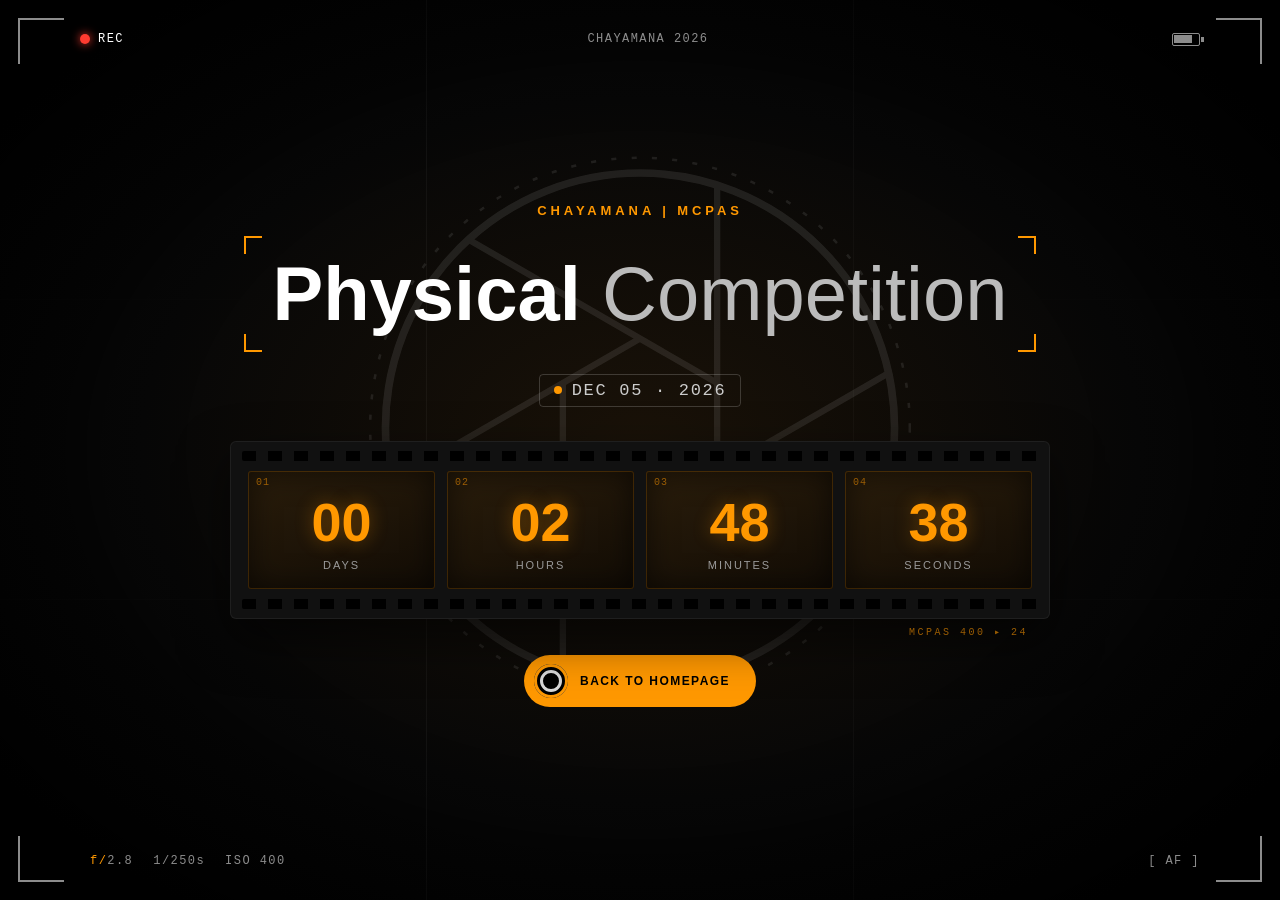
<file: physical-competition.html>
<!DOCTYPE html>
<html lang="en">
<head>
  <meta charset="UTF-8">
  <meta name="viewport" content="width=device-width, initial-scale=1">
  <meta name="theme-color" content="#000000">
  <meta name="description" content="CHAYAMANA 2026 Physical Competition by MCPAS – Mahanama College Photographic Art Society. Countdown to December 5, 2026.">
  <link rel="icon" type="image/png" href="Pics/IMG_8922.PNG">
  <title>Physical Competition Countdown | CHAYAMANA 2026 | MCPAS</title>
  <style>
    :root {
      --accent: #ff9800;
      --accent-soft: rgba(255, 152, 0, .35);
      --text: #fff;
      --muted: #9a9a9a;
      --line: rgba(255, 255, 255, .55);
      --mono: "Courier New", ui-monospace, monospace;
    }

    * { box-sizing: border-box; }

    body {
      min-height: 100vh;
      margin: 0;
      padding: 28px 18px;
      display: grid;
      place-items: center;
      overflow-x: hidden;
      background: radial-gradient(ellipse at center, #1a1208 0%, #070707 55%, #000 100%);
      color: var(--text);
      font-family: Arial, sans-serif;
      text-align: center;
    }

    /* Rule-of-thirds grid */
    body::before {
      position: fixed;
      inset: 0;
      z-index: 0;
      background:
        linear-gradient(to right, transparent calc(33.33% - .5px), rgba(255,255,255,.06) 33.33%, transparent calc(33.33% + .5px)),
        linear-gradient(to right, transparent calc(66.66% - .5px), rgba(255,255,255,.06) 66.66%, transparent calc(66.66% + .5px)),
        linear-gradient(to bottom, transparent calc(33.33% - .5px), rgba(255,255,255,.06) 33.33%, transparent calc(33.33% + .5px)),
        linear-gradient(to bottom, transparent calc(66.66% - .5px), rgba(255,255,255,.06) 66.66%, transparent calc(66.66% + .5px));
      content: "";
      pointer-events: none;
    }

    /* Vignette */
    body::after {
      position: fixed;
      inset: 0;
      z-index: 0;
      background: radial-gradient(ellipse at center, transparent 50%, rgba(0,0,0,.75) 100%);
      content: "";
      pointer-events: none;
    }

    /* ---------- Viewfinder frame ---------- */
    .viewfinder {
      position: fixed;
      inset: 18px;
      z-index: 2;
      pointer-events: none;
      font-family: var(--mono);
      font-size: 12px;
      letter-spacing: .12em;
      color: var(--line);
    }

    .corner {
      position: absolute;
      width: 46px;
      height: 46px;
      border-color: var(--line);
      border-style: solid;
      border-width: 0;
    }
    .corner.tl { top: 0; left: 0; border-top-width: 2px; border-left-width: 2px; }
    .corner.tr { top: 0; right: 0; border-top-width: 2px; border-right-width: 2px; }
    .corner.bl { bottom: 0; left: 0; border-bottom-width: 2px; border-left-width: 2px; }
    .corner.br { bottom: 0; right: 0; border-bottom-width: 2px; border-right-width: 2px; }

    .hud {
      position: absolute;
      left: 62px;
      right: 62px;
      display: flex;
      justify-content: space-between;
      align-items: center;
      gap: 12px;
    }
    .hud.top { top: 14px; }
    .hud.bottom { bottom: 14px; }

    .rec { display: inline-flex; align-items: center; gap: 8px; color: #fff; }
    .rec::before {
      width: 10px;
      height: 10px;
      border-radius: 50%;
      background: #ff3b30;
      box-shadow: 0 0 10px #ff3b30;
      content: "";
      animation: blink 1.2s steps(2, start) infinite;
    }

    .battery {
      position: relative;
      width: 28px;
      height: 13px;
      border: 1.5px solid var(--line);
      border-radius: 2px;
      padding: 1.5px;
    }
    .battery::before {
      display: block;
      width: 75%;
      height: 100%;
      background: var(--line);
      content: "";
    }
    .battery::after {
      position: absolute;
      top: 3px;
      right: -5px;
      width: 3px;
      height: 5px;
      background: var(--line);
      content: "";
    }

    .exposure span { margin: 0 10px; }
    .exposure b { color: var(--accent); font-weight: 400; }

    /* ---------- Main content ---------- */
    main {
      position: relative;
      z-index: 1;
      width: min(820px, 100%);
      padding: 70px 0 60px;
    }

    .aperture {
      position: absolute;
      top: 50%;
      left: 50%;
      z-index: -1;
      width: min(560px, 92vw);
      transform: translate(-50%, -54%);
      opacity: .09;
      animation: spin 60s linear infinite;
    }

    .eyebrow {
      margin: 0 0 18px;
      color: var(--accent);
      font-size: 13px;
      font-weight: 700;
      letter-spacing: .3em;
      text-transform: uppercase;
    }

    h1 {
      margin: 0;
      font-size: clamp(38px, 8vw, 76px);
      line-height: 1.05;
    }
    h1 span { color: #bbb; font-weight: 300; }

    .date {
      display: inline-flex;
      align-items: center;
      gap: 10px;
      margin: 22px 0 34px;
      padding: 6px 14px;
      border: 1px solid rgba(255,255,255,.18);
      border-radius: 4px;
      color: #ccc;
      font-family: var(--mono);
      font-size: clamp(14px, 2.6vw, 17px);
      letter-spacing: .1em;
    }
    .date::before {
      width: 8px;
      height: 8px;
      border-radius: 50%;
      background: var(--accent);
      content: "";
    }

    /* Focus square around title */
    .focus {
      position: relative;
      display: inline-block;
      padding: 18px 28px;
    }
    .focus i {
      position: absolute;
      width: 18px;
      height: 18px;
      border: 0 solid var(--accent);
      animation: focus 3s ease-in-out infinite;
    }
    .focus i:nth-child(1) { top: 0; left: 0; border-top-width: 2px; border-left-width: 2px; }
    .focus i:nth-child(2) { top: 0; right: 0; border-top-width: 2px; border-right-width: 2px; }
    .focus i:nth-child(3) { bottom: 0; left: 0; border-bottom-width: 2px; border-left-width: 2px; }
    .focus i:nth-child(4) { bottom: 0; right: 0; border-bottom-width: 2px; border-right-width: 2px; }

    /* ---------- Film strip countdown ---------- */
    .filmstrip {
      position: relative;
      margin: 0 auto 36px;
      padding: 30px 18px;
      background: #111;
      border-radius: 6px;
      box-shadow: 0 20px 50px rgba(0,0,0,.6), inset 0 0 0 1px rgba(255,255,255,.06);
    }

    /* Sprocket holes */
    .filmstrip::before,
    .filmstrip::after {
      position: absolute;
      left: 12px;
      right: 12px;
      height: 10px;
      background: repeating-linear-gradient(to right, #000 0 14px, transparent 14px 26px);
      border-radius: 2px;
      content: "";
    }
    .filmstrip::before { top: 10px; }
    .filmstrip::after { bottom: 10px; }

    .edge-text {
      position: absolute;
      bottom: -1px;
      right: 22px;
      transform: translateY(100%);
      padding-top: 6px;
      color: var(--accent);
      opacity: .6;
      font-family: var(--mono);
      font-size: 10px;
      letter-spacing: .25em;
    }

    .countdown {
      display: grid;
      grid-template-columns: repeat(4, minmax(0, 1fr));
      gap: 12px;
    }

    .unit {
      position: relative;
      padding: 24px 8px 18px;
      border-radius: 3px;
      background: linear-gradient(160deg, #2a1d0b 0%, #120c05 100%);
      box-shadow: inset 0 0 0 1px rgba(255,152,0,.18), inset 0 0 30px rgba(0,0,0,.6);
    }

    .frame-no {
      position: absolute;
      top: 6px;
      left: 8px;
      color: var(--accent);
      opacity: .55;
      font-family: var(--mono);
      font-size: 10px;
      letter-spacing: .1em;
    }

    .number {
      color: var(--accent);
      font-size: clamp(32px, 7vw, 54px);
      font-weight: 700;
      line-height: 1;
      font-variant-numeric: tabular-nums;
      text-shadow: 0 0 18px var(--accent-soft);
    }

    .label {
      margin-top: 10px;
      color: var(--muted);
      font-size: 11px;
      letter-spacing: .18em;
      text-transform: uppercase;
    }

    .finished {
      display: none;
      margin: 0 0 36px;
      color: var(--accent);
      font-size: clamp(22px, 5vw, 34px);
      font-weight: 700;
    }

    /* ---------- Shutter-button link ---------- */
    .back {
      display: inline-flex;
      min-height: 52px;
      align-items: center;
      justify-content: center;
      gap: 12px;
      padding: 0 26px 0 10px;
      border-radius: 999px;
      background: var(--accent);
      color: #000;
      font-size: 12px;
      font-weight: 700;
      letter-spacing: .12em;
      text-decoration: none;
      text-transform: uppercase;
      transition: background .2s, transform .1s;
    }
    .back::before {
      width: 34px;
      height: 34px;
      border-radius: 50%;
      background: #000;
      box-shadow: inset 0 0 0 3px var(--accent), inset 0 0 0 6px #000, inset 0 0 0 9px rgba(255,255,255,.85);
      content: "";
    }
    .back:hover,
    .back:focus-visible { background: #ffb13b; }
    .back:active { transform: scale(.97); }

    /* ---------- Shutter opening on load ---------- */
    .shutter {
      position: fixed;
      left: 0;
      right: 0;
      z-index: 10;
      height: 50vh;
      background: #000;
      pointer-events: none;
      animation: open .9s cubic-bezier(.7,0,.3,1) .35s forwards;
    }
    .shutter.top { top: 0; border-bottom: 1px solid #222; }
    .shutter.bottom { bottom: 0; border-top: 1px solid #222; animation-name: open-down; }

    .flash {
      position: fixed;
      inset: 0;
      z-index: 9;
      background: #fff;
      opacity: 0;
      pointer-events: none;
      animation: flash .6s ease-out .45s;
    }

    @keyframes open { to { transform: translateY(-100%); } }
    @keyframes open-down { to { transform: translateY(100%); } }
    @keyframes flash { 0% { opacity: .55; } 100% { opacity: 0; } }
    @keyframes spin { to { transform: translate(-50%, -54%) rotate(360deg); } }
    @keyframes blink { to { visibility: hidden; } }
    @keyframes focus {
      0%, 100% { transform: scale(1); opacity: 1; }
      50% { transform: scale(1.25); opacity: .5; }
    }

    @media (max-width: 600px) {
      .viewfinder { inset: 10px; font-size: 10px; }
      .corner { width: 30px; height: 30px; }
      .hud { left: 40px; right: 40px; }
      .exposure span { margin: 0 4px; }
      .exposure .hide-sm { display: none; }
      .countdown { grid-template-columns: repeat(2, minmax(0, 1fr)); gap: 10px; }
      .unit { padding: 22px 8px 16px; }
      .focus { padding: 14px 18px; }
    }

    @media (prefers-reduced-motion: reduce) {
      .aperture, .rec::before, .focus i { animation: none; }
      .shutter, .flash { display: none; }
    }
  </style>
</head>
<body>
  <!-- Shutter + flash intro -->
  <div class="shutter top" aria-hidden="true"></div>
  <div class="shutter bottom" aria-hidden="true"></div>
  <div class="flash" aria-hidden="true"></div>

  <!-- Camera viewfinder overlay -->
  <div class="viewfinder" aria-hidden="true">
    <span class="corner tl"></span><span class="corner tr"></span>
    <span class="corner bl"></span><span class="corner br"></span>
    <div class="hud top">
      <span class="rec">REC</span>
      <span>CHAYAMANA 2026</span>
      <span class="battery"></span>
    </div>
    <div class="hud bottom">
      <span class="exposure"><span><b>f/</b>2.8</span><span>1/250s</span><span class="hide-sm">ISO 400</span></span>
      <span>[ AF ]</span>
    </div>
  </div>

  <main>
    <!-- Aperture blades -->
    <svg class="aperture" viewBox="-110 -110 220 220" aria-hidden="true">
      <circle r="100" fill="none" stroke="#fff" stroke-width="3"/>
      <circle r="106" fill="none" stroke="#fff" stroke-width="1" stroke-dasharray="2 6"/>
      <g stroke="#fff" stroke-width="2.5" fill="none">
        <line x1="-67.4" y1="-73.9" x2="30.3" y2="-17.5"/>
        <line x1="-67.4" y1="-73.9" x2="30.3" y2="-17.5" transform="rotate(60)"/>
        <line x1="-67.4" y1="-73.9" x2="30.3" y2="-17.5" transform="rotate(120)"/>
        <line x1="-67.4" y1="-73.9" x2="30.3" y2="-17.5" transform="rotate(180)"/>
        <line x1="-67.4" y1="-73.9" x2="30.3" y2="-17.5" transform="rotate(240)"/>
        <line x1="-67.4" y1="-73.9" x2="30.3" y2="-17.5" transform="rotate(300)"/>
      </g>
    </svg>

    <p class="eyebrow">CHAYAMANA | MCPAS</p>

    <div class="focus">
      <i></i><i></i><i></i><i></i>
      <h1>Physical <span>Competition</span></h1>
    </div>

    <br>
    <p class="date">DEC 05 · 2026</p>

    <div class="filmstrip">
      <div class="countdown" id="countdown" aria-label="Time remaining until the physical competition">
        <div class="unit"><span class="frame-no">01</span><div class="number" id="days">00</div><div class="label">Days</div></div>
        <div class="unit"><span class="frame-no">02</span><div class="number" id="hours">00</div><div class="label">Hours</div></div>
        <div class="unit"><span class="frame-no">03</span><div class="number" id="minutes">00</div><div class="label">Minutes</div></div>
        <div class="unit"><span class="frame-no">04</span><div class="number" id="seconds">00</div><div class="label">Seconds</div></div>
      </div>
      <p class="finished" id="finished" role="status">Lights. Camera. Capture! The competition day is here.</p>
      <span class="edge-text">MCPAS 400 ▸ 24</span>
    </div>

    <a class="back" href="index.html">Back to homepage</a>
  </main>

  <script>
    var competitionDate = new Date(2026, 11, 5, 0, 0, 0).getTime();
    var countdown = document.getElementById('countdown');
    var finished = document.getElementById('finished');
    var timer;

    function pad(n) { return String(n).padStart(2, '0'); }

    function updateCountdown() {
      var remaining = competitionDate - Date.now();

      if (remaining <= 0) {
        countdown.style.display = 'none';
        finished.style.display = 'block';
        clearInterval(timer);
        return;
      }

      document.getElementById('days').textContent = pad(Math.floor(remaining / 86400000));
      document.getElementById('hours').textContent = pad(Math.floor((remaining % 86400000) / 3600000));
      document.getElementById('minutes').textContent = pad(Math.floor((remaining % 3600000) / 60000));
      document.getElementById('seconds').textContent = pad(Math.floor((remaining % 60000) / 1000));
    }

    updateCountdown();
    if (competitionDate > Date.now()) {
      timer = setInterval(updateCountdown, 1000);
    }
  </script>
</body>
</html>
</file>
